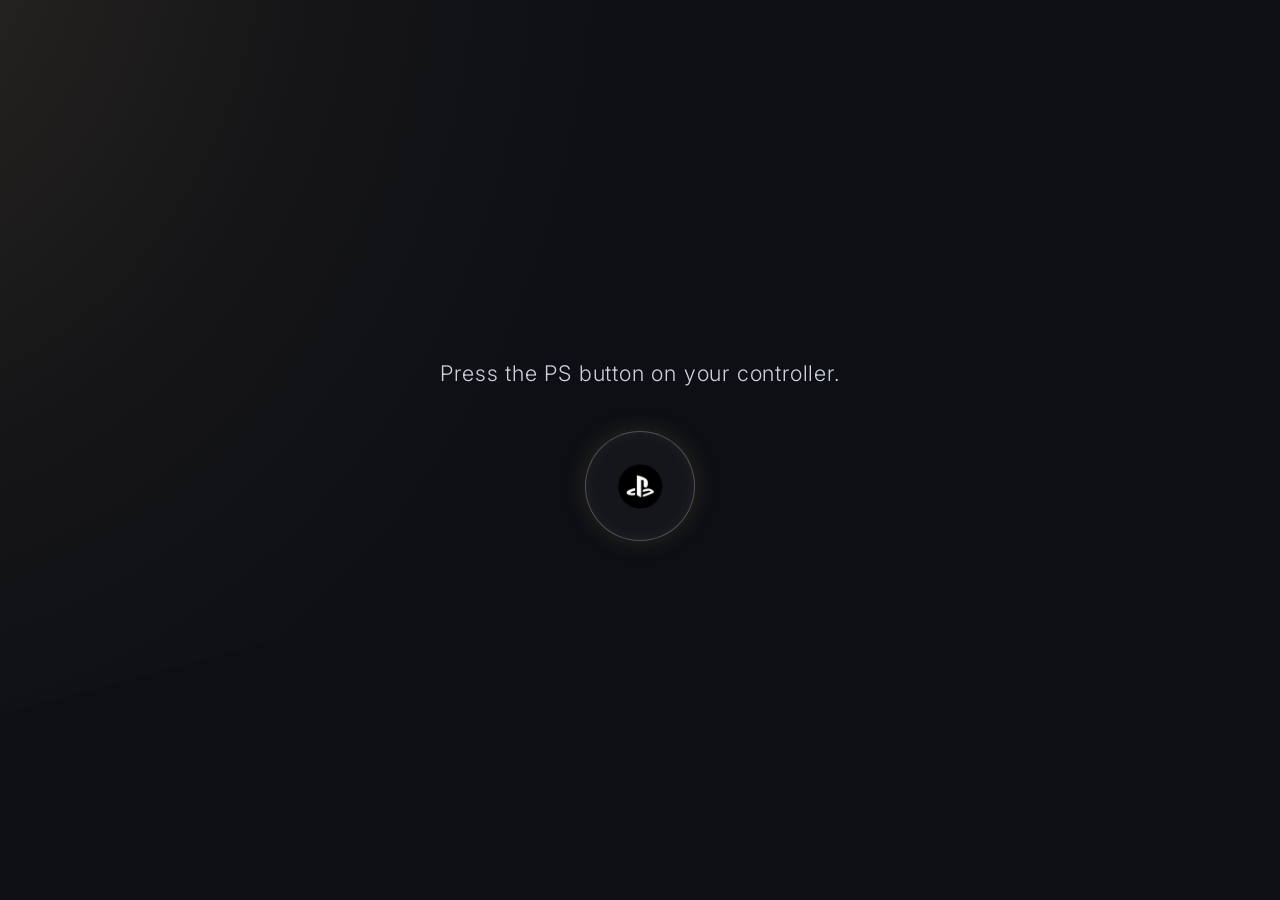
<file: index.html>
<!DOCTYPE html>
<html lang="en">
<head>
    <meta charset="UTF-8">
    <meta name="viewport" content="width=device-width, initial-scale=1.0">
    <title>PlayStation 5 - Welcome</title>
    <link rel="stylesheet" href="style.css">
    <link href="https://fonts.googleapis.com/css2?family=Inter:wght@300;400;500;600&display=swap" rel="stylesheet">
</head>
<body class="welcome-body" onclick="bootConsole()">
    <div class="light-ray"></div>
    <div class="particle-field" id="particles"></div>
    
    <div class="welcome-content">
        <p class="ps-prompt">Press the PS button on your controller.</p>
        <div class="ps-button-ring">
            <div class="ps-logo">
                <img src="Images/ps5logo.png" alt="PS Logo" class="ps-icon-img">
            </div>
        </div>
    </div>

    <script src="script.js"></script>
</body>
</html>
</file>
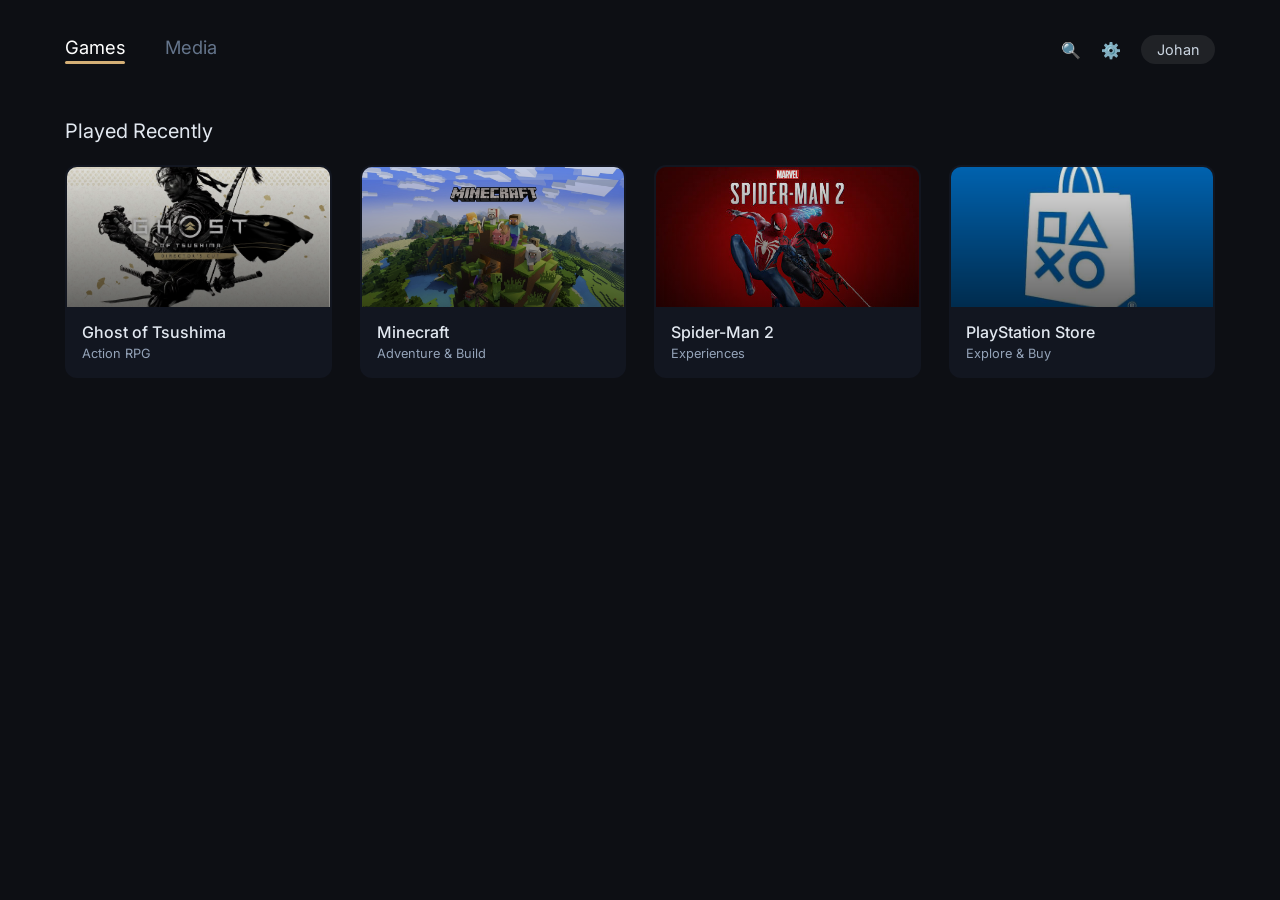
<file: dashboard.html>
<!DOCTYPE html>
<html lang="en">
<head>
    <meta charset="UTF-8">
    <meta name="viewport" content="width=device-width, initial-scale=1.0">
    <title>PlayStation 5 Dashboard</title>
    <link rel="stylesheet" href="style.css">
    <link href="https://fonts.googleapis.com/css2?family=Inter:wght@300;400;500;600;700&display=swap" rel="stylesheet">
</head>
<body>

    <!-- VIEW 1: MAIN HOME DASHBOARD -->
    <div id="home-view" class="dashboard-view active">
        <header class="ps-header">
            <div class="nav-tabs">
                <span class="tab active">Games</span>
                <span class="tab">Media</span>
            </div>
            <div class="header-right">
                <span class="header-icon">🔍</span>
                <span class="header-icon">⚙️</span>
                <span id="current-user-display" class="profile-badge">Johan</span>
            </div>
        </header>

        <main class="dashboard-content">
            <h2 class="section-title">Played Recently</h2>
            <div class="games-grid">
                <div class="game-tile" onclick="openGameHub('Ghost of Tsushima', 'ghostoftsushima')">
                    <div class="tile-image ghostoftsushima-bg"></div>
                    <div class="tile-info">
                        <h3>Ghost of Tsushima</h3>
                        <p>Action RPG</p>
                    </div>
                </div>
                <div class="game-tile store-tile non-interactive">
                    <div class="tile-image minecraft-bg"></div>
                    <div class="tile-info">
                        <h3>Minecraft</h3>
                        <p>Adventure & Build</p>
                    </div>
                </div>
                <div class="game-tile store-tile non-interactive">
                    <div class="tile-image spiderman2-bg"></div>
                    <div class="tile-info">
                        <h3>Spider-Man 2</h3>
                        <p>Experiences</p>
                    </div>
                </div>
                <div class="game-tile store-tile non-interactive">
                    <div class="tile-image store-bg"></div>
                    <div class="tile-info">
                        <h3>PlayStation Store</h3>
                        <p>Explore & Buy</p>
                    </div>
                </div>
            </div>
        </main>
    </div>

    <!-- VIEW 2: GAME HUB / DETAILS SCREEN -->
    <div id="game-hub-view" class="dashboard-view">
        <div id="hub-bg" class="hub-hero-bg"></div>
        <div class="hub-vignette"></div>

        <header class="ps-header hub-header">
            <div class="nav-tabs">
                <span class="tab">Games</span>
                <span class="tab">Media</span>
            </div>
            
            <div class="header-right">
                <span class="header-icon">🔍</span>
                <span class="header-icon">⚙️</span>
                <span id="hub-user-display" class="profile-badge">Johan</span>
            </div>
        </header>

        <main class="hub-content">
            <div class="hub-game-info">
                <div class="featured-icon-badge" id="hub-icon-badge">⛏️</div>
                <h1 id="hub-title" class="hub-game-title">Minecraft</h1>
                <p id="hub-tagline" class="hub-game-tagline">Explore, build and conquer!</p>
                <div class="hub-actions">
                    <button class="play-btn" onclick="launchGame()">Play Game</button>
                    <button class="options-btn">•••</button>
                </div>
            </div>

            <div class="hub-stats-bar">
                <div class="stat-card">
                    <div class="trophy-icons">
                        <span>🏆 0</span>
                        <span>🥈 1</span>
                        <span>🥉 2</span>
                        <span>🥇 28</span>
                    </div>
                    <span class="stat-label">Trophies</span>
                </div>
                <div class="stat-card">
                    <span class="stat-value">📊 48%</span>
                    <span class="stat-label">Progress</span>
                </div>
                <div class="stat-card">
                    <span class="stat-value">⏱️ 24h</span>
                    <span class="stat-label">Played</span>
                </div>
            </div>
        </main>

        <button class="back-to-home-btn" onclick="closeGameHub()">⬅ Back to Games</button>
    </div>

    <script src="script.js"></script>
</body>
</html>
</file>
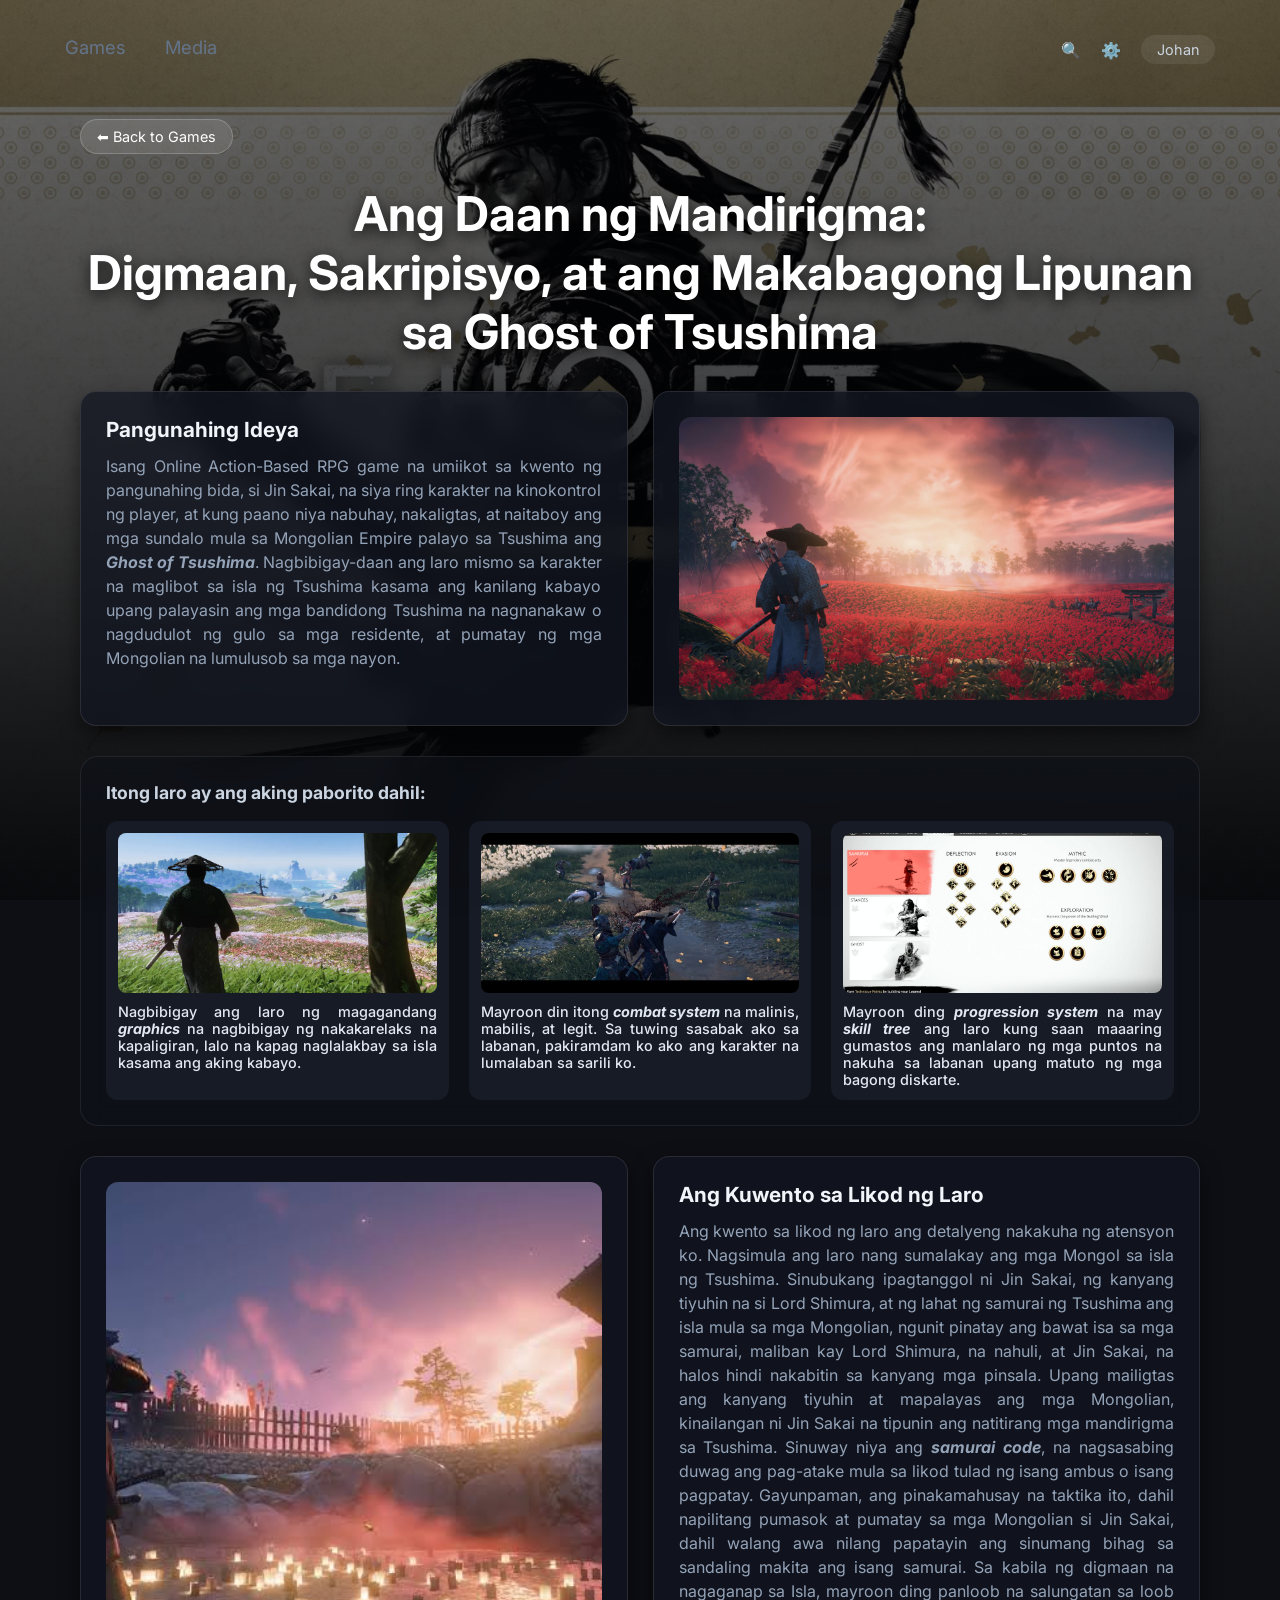
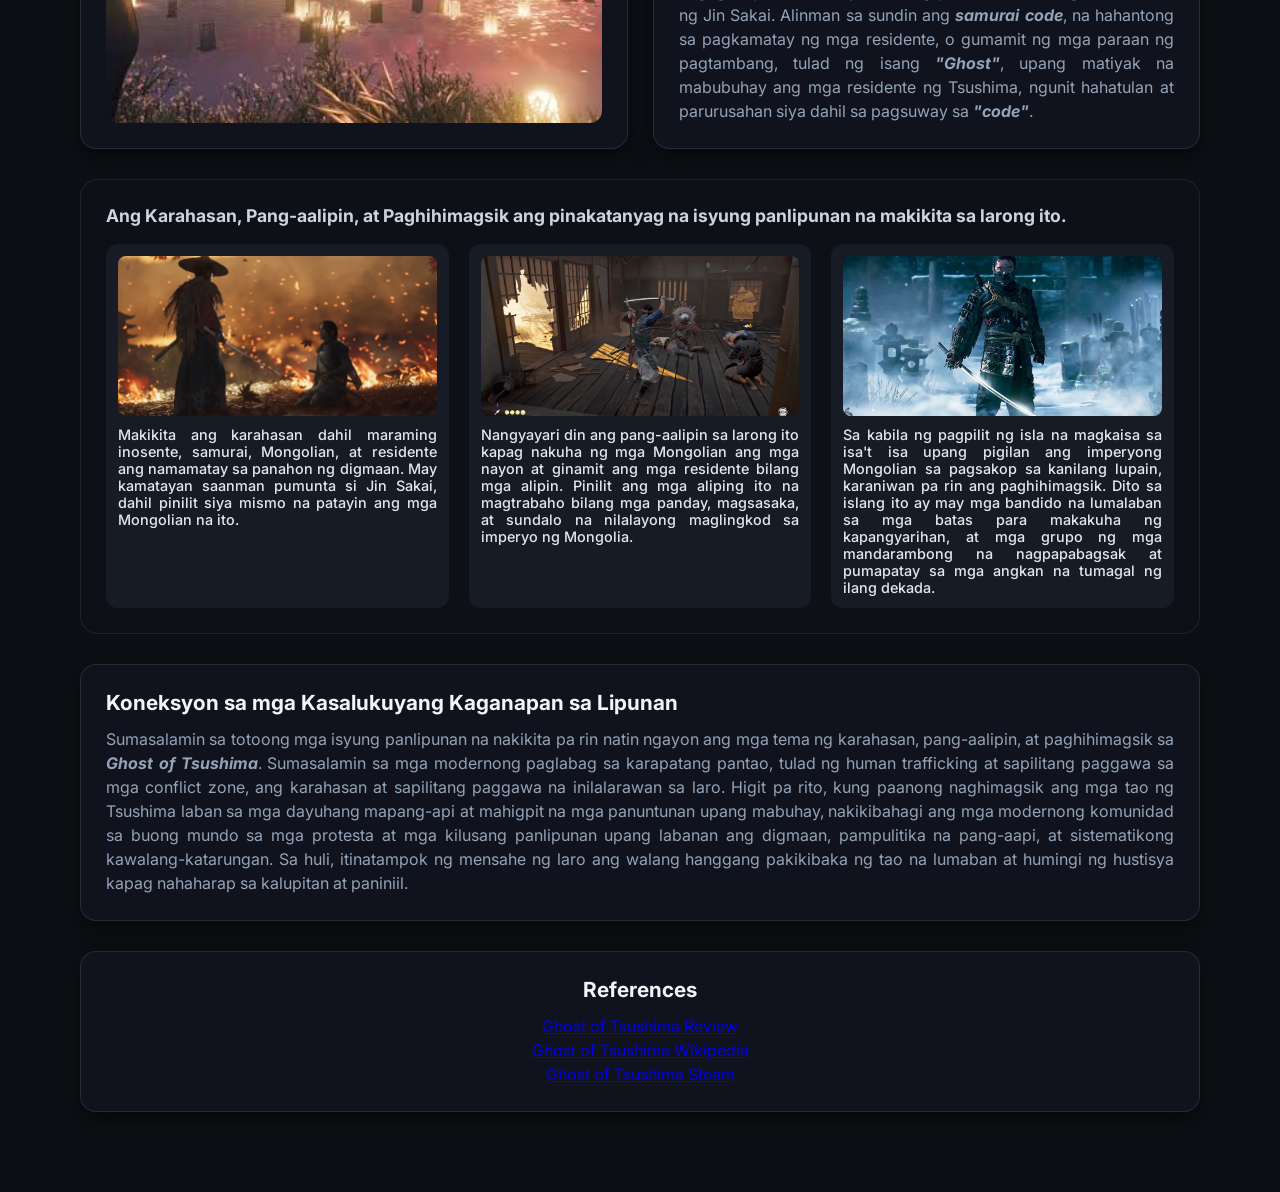
<file: game_hub.html>
<!DOCTYPE html>
<html lang="en">
<head>
    <meta charset="UTF-8">
    <meta name="viewport" content="width=device-width, initial-scale=1.0">
    <title>Ghost of Tsushima - Game Hub</title>
    <link rel="stylesheet" href="style.css">
    <link href="https://fonts.googleapis.com/css2?family=Inter:wght@300;400;500;600;700&display=swap" rel="stylesheet">
</head>
<body class="hub-page-body">

    <!-- Background and Vignette -->
    <div class="hub-hero-bg ghostoftsushima-bg" style="position: fixed;"></div>
    <div class="hub-vignette" style="position: fixed;"></div>

    <!-- Retained Top Bar Header -->
    <header class="ps-header hub-header">
        <div class="nav-tabs">
            <span class="tab">Games</span>
            <span class="tab">Media</span>
        </div>
        <div class="header-right">
            <span class="header-icon">🔍</span>
            <span class="header-icon">⚙️</span>
            <span class="profile-badge">Johan</span>
        </div>
    </header>

    <!-- Scrollable Main Content Container matching your sketch layout -->
    <main class="scrollable-hub-container">
        
        <!-- Back Button -->
        <button class="back-to-home-btn-static" onclick="window.location.href='dashboard.html'">⬅ Back to Games</button>

        <!-- Title Section -->
        <h1 class="hub-main-title" style="text-align: center;">Ang Daan ng Mandirigma:<br>Digmaan, Sakripisyo, at ang Makabagong Lipunan sa Ghost of Tsushima</h1>

        <!-- Row 1: Text Card & Image Card -->
        <div class="hub-row">
            <div class="hub-card text-card">
                <h3>Pangunahing Ideya</h3>
                <p style="text-align: justify;">
                    Isang Online Action-Based RPG game na umiikot sa kwento ng pangunahing bida, si Jin Sakai, na siya ring karakter 
                    na kinokontrol ng player, at kung paano niya nabuhay, nakaligtas, at naitaboy ang mga sundalo mula sa Mongolian Empire palayo 
                    sa Tsushima ang <strong><em>Ghost of Tsushima</em></strong>. Nagbibigay-daan ang laro mismo sa karakter na maglibot sa isla ng Tsushima kasama ang kanilang 
                    kabayo upang palayasin ang mga bandidong Tsushima na nagnanakaw o nagdudulot ng gulo sa mga residente, at pumatay ng mga Mongolian 
                    na lumulusob sa mga nayon.
                </p>
            </div>
            <div class="hub-card image-card">
                <img src="Images/scenery.jpg" alt="Ghost of Tsushima" style="width: 100%; height: 100%; object-fit: cover; border-radius: 12px;">
            </div>
        </div>

        <!-- Row 2: Nested Container with Header and 3 Sub-Cards (Trophies/Media style) -->
        <div class="hub-nested-section">
            <h3 class="nested-section-title">Itong laro ay ang aking paborito dahil:</h3>
            <div class="hub-triple-grid">
                <div class="sub-card">
                    <img src="Images/intro.jpg" class="sub-img-file">
                    <span style="text-align: justify;">Nagbibigay ang laro ng magagandang <strong><em>graphics</em></strong> na nagbibigay ng nakakarelaks na kapaligiran, lalo na kapag naglalakbay sa isla kasama ang aking kabayo.</span>
                </div>
                <div class="sub-card">
                    <img src="Images/violence.webp" class="sub-img-file">
                    <span style="text-align: justify;">Mayroon din itong <strong><em>combat system</em></strong> na malinis, mabilis, at legit. Sa tuwing sasabak ako sa labanan, pakiramdam ko ako ang karakter na lumalaban sa sarili ko.</span>
                </div>
                <div class="sub-card">
                    <img src="Images/skilltree.jpg" class="sub-img-file">
                    <span style="text-align: justify;">
                        Mayroon ding <strong><em>progression system</em></strong> na may <strong><em>skill tree</em></strong> ang laro kung saan maaaring gumastos ang manlalaro ng mga puntos na nakuha sa 
                        labanan upang matuto ng mga bagong diskarte.
                    </span>
                </div>
            </div>
        </div>

        <!-- Row 3: Image Card & Text Card (Reversed layout) -->
        <div class="hub-row">
            <div class="hub-card image-card">
                <img src="Images/story.jpg" alt="Ghost of Tsushima" style="width: 100%; height: 100%; object-fit: cover; border-radius: 12px;">
            </div>
            <div class="hub-card text-card">
                <h3>Ang Kuwento sa Likod ng Laro</h3>
                <p style="text-align: justify;">
                    Ang kwento sa likod ng laro ang detalyeng nakakuha ng atensyon ko. Nagsimula ang laro nang sumalakay ang mga Mongol sa isla ng Tsushima. Sinubukang ipagtanggol 
                    ni Jin Sakai, ng kanyang tiyuhin na si Lord Shimura, at ng lahat ng samurai ng Tsushima ang isla mula sa mga Mongolian, ngunit pinatay ang bawat isa sa mga samurai, 
                    maliban kay Lord Shimura, na nahuli, at Jin Sakai, na halos hindi nakabitin sa kanyang mga pinsala. Upang mailigtas ang kanyang tiyuhin at mapalayas ang mga 
                    Mongolian, kinailangan ni Jin Sakai na tipunin ang natitirang mga mandirigma sa Tsushima. Sinuway niya ang <strong><em>samurai code</em></strong>, na nagsasabing duwag ang pag-atake mula sa 
                    likod tulad ng isang ambus o isang pagpatay. Gayunpaman, ang pinakamahusay na taktika ito, dahil napilitang pumasok at pumatay sa mga Mongolian si Jin Sakai, dahil 
                    walang awa nilang papatayin ang sinumang bihag sa sandaling makita ang isang samurai. Sa kabila ng digmaan na nagaganap sa Isla, mayroon ding panloob na salungatan 
                    sa loob ng Jin Sakai. Alinman sa sundin ang <strong><em>samurai code</em></strong>, na hahantong sa pagkamatay ng mga residente, o gumamit ng mga paraan ng pagtambang, tulad ng isang <strong><em>"Ghost"</em></strong>, 
                    upang matiyak na mabubuhay ang mga residente ng Tsushima, ngunit hahatulan at parurusahan siya dahil sa pagsuway sa <strong><em>"code"</em></strong>. 
                </p>
            </div>
        </div>

        <!-- Row 2: Nested Container with Header and 3 Sub-Cards (Trophies/Media style) -->
        <div class="hub-nested-section">
            <h3 class="nested-section-title">Ang Karahasan, Pang-aalipin, at Paghihimagsik ang pinakatanyag na isyung panlipunan na makikita sa larong ito.</h3>
            <div class="hub-triple-grid">
                <div class="sub-card">
                    <img src="Images/combat.webp" class="sub-img-file">
                    <span style="text-align: justify;">Makikita ang karahasan dahil maraming inosente, samurai, Mongolian, at residente ang namamatay sa panahon ng digmaan. May kamatayan saanman pumunta si Jin Sakai, dahil pinilit siya mismo na patayin ang mga Mongolian na ito.</span>
                </div>
                <div class="sub-card">
                    <img src="Images/free-the-hostages.jpg" class="sub-img-file">
                    <span style="text-align: justify;">Nangyayari din ang pang-aalipin sa larong ito kapag nakuha ng mga Mongolian ang mga nayon at ginamit ang mga residente bilang mga alipin. Pinilit ang mga aliping ito na magtrabaho bilang mga panday, magsasaka, at sundalo na nilalayong maglingkod sa imperyo ng Mongolia.</span>
                </div>
                <div class="sub-card">
                    <img src="Images/revenge.jpg" class="sub-img-file">
                    <span style="text-align: justify;">Sa kabila ng pagpilit ng isla na magkaisa sa isa't isa upang pigilan ang imperyong Mongolian sa pagsakop sa kanilang lupain, karaniwan pa rin ang paghihimagsik. Dito sa islang ito ay may mga bandido na lumalaban sa mga batas para makakuha ng kapangyarihan, at mga grupo ng mga mandarambong na nagpapabagsak at pumapatay sa mga angkan na tumagal ng ilang dekada.</span>
                </div>
            </div>
        </div>

        <!-- Row 4: Single Full-Width Text / Info Box -->
        <div class="hub-card full-width-card">
            <h3>Koneksyon sa mga Kasalukuyang Kaganapan sa Lipunan</h3>
            <p style="text-align: justify;">
                Sumasalamin sa totoong mga isyung panlipunan na nakikita pa rin natin ngayon ang mga tema ng karahasan, pang-aalipin, at paghihimagsik sa 
                <strong><em>Ghost of Tsushima</em></strong>. Sumasalamin sa mga modernong paglabag sa karapatang pantao, tulad ng human trafficking at sapilitang 
                paggawa sa mga conflict zone, ang karahasan at sapilitang paggawa na inilalarawan sa laro. Higit pa rito, kung paanong naghimagsik ang mga tao ng Tsushima 
                laban sa mga dayuhang mapang-api at mahigpit na mga panuntunan upang mabuhay, nakikibahagi ang mga modernong komunidad sa buong mundo sa mga protesta at 
                mga kilusang panlipunan upang labanan ang digmaan, pampulitika na pang-aapi, at sistematikong kawalang-katarungan. Sa huli, itinatampok ng mensahe ng laro 
                ang walang hanggang pakikibaka ng tao na lumaban at humingi ng hustisya kapag nahaharap sa kalupitan at paniniil. 
            </p>
        </div>

        <!-- Row 5: References / Footer Box -->
        <div class="hub-card references-card">
            <h3 style="text-align: center;">References</h3>
            <p style="text-align: center;">
                <a href="https://gideonsgaming.com/ghost-of-tsushima-review-honor-and-death/" target="_blank">Ghost of Tsushima Review</a><br>
                <a href="https://en.wikipedia.org/wiki/Ghost_of_Tsushima" target="_blank">Ghost of Tsushima Wikipedia</a><br>
                <a href="https://store.steampowered.com/app/2215430/Ghost_of_Tsushima_DIRECTORS_CUT/" target="_blank">Ghost of Tsushima Steam</a>
            </p>
        </div>

    </main>

</body>
</html>
</file>
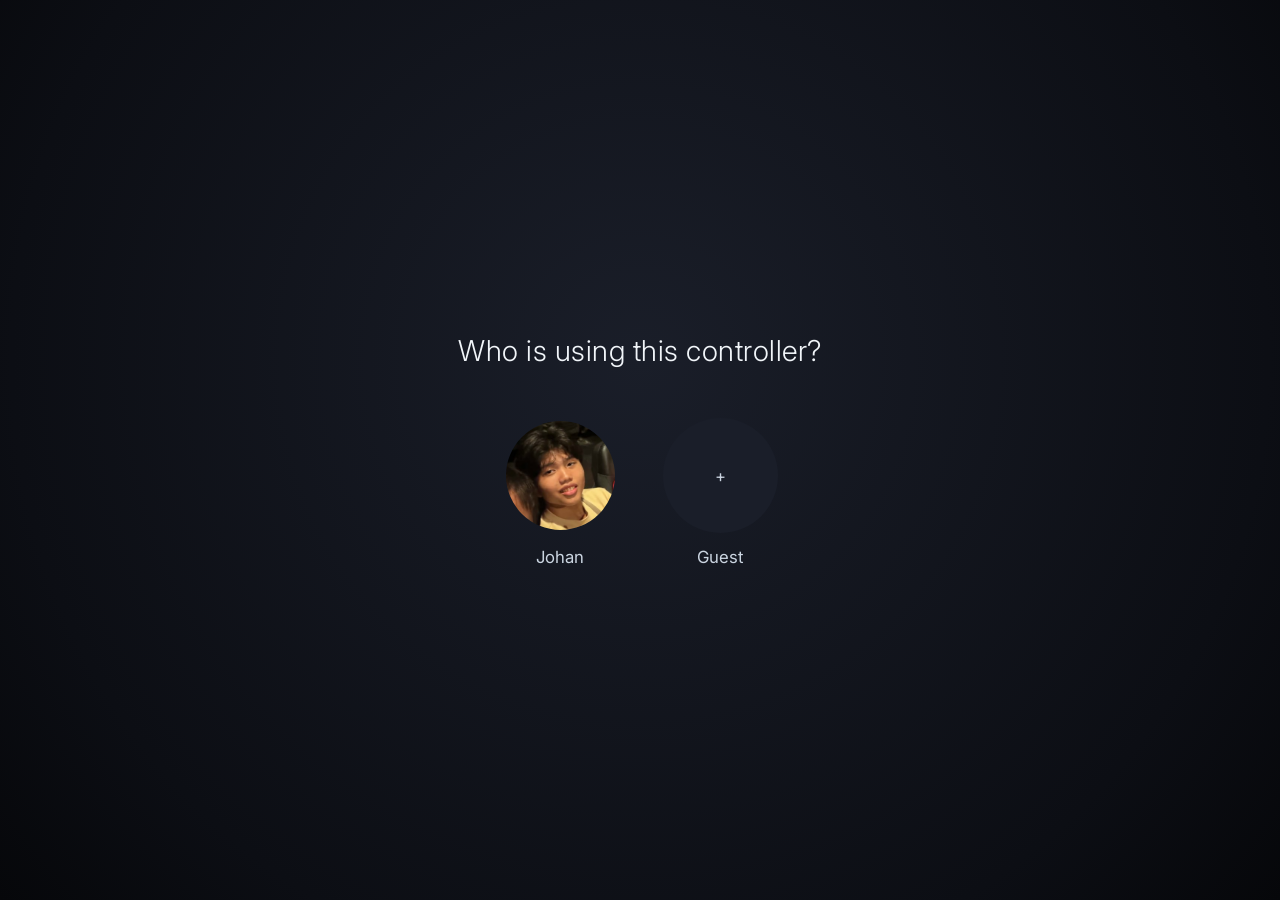
<file: profiles.html>
<!DOCTYPE html>
<html lang="en">
<head>
    <meta charset="UTF-8">
    <meta name="viewport" content="width=device-width, initial-scale=1.0">
    <title>PlayStation 5 - Select User</title>
    <link rel="stylesheet" href="style.css">
    <link href="https://fonts.googleapis.com/css2?family=Inter:wght@300;400;500;600&display=swap" rel="stylesheet">
</head>
<body>
    <div class="light-ray"></div>
    <div class="particle-field" id="particles"></div>

    <div class="screen active">
        <div class="profile-container">
            <h1 class="boot-title">Who is using this controller?</h1>
            <div class="profiles-grid">
                <div class="profile-card" onclick="selectProfile('Johan')">
                    <div class="avatar">
                        <img src="Images/jojo.jpg" alt="Avatar">
                    </div>
                    <span>Johan</span>
                </div>
                <div class="profile-card" onclick="selectProfile('Guest')">
                    <div class="avatar guest-avatar">
                        <span>+</span>
                    </div>
                    <span>Guest</span>
                </div>
            </div>
        </div>
    </div>

    <script src="script.js"></script>
</body>
</html>
</file>
<file: style.css>
* {
    margin: 0;
    padding: 0;
    box-sizing: border-box;
    font-family: 'Inter', sans-serif;
}

body {
    background-color: #0d0f14;
    color: #e2e8f0;
    height: 100vh;
    overflow: hidden;
    user-select: none;
    position: relative;
}

.welcome-body {
    cursor: pointer;
}

/* Screen Management */
.screen {
    position: absolute;
    top: 0;
    left: 0;
    width: 100%;
    height: 100%;
    display: flex;
    flex-direction: column;
    background: radial-gradient(circle at 50% 40%, #1a1e29 0%, #0c0e14 75%, #06070a 100%);
    opacity: 0;
    animation: fadeIn 0.6s ease-in-out forwards;
}

@keyframes fadeIn {
    to { opacity: 1; }
}

/* Ambient Top-Left Light Ray Effect */
.light-ray {
    position: absolute;
    top: -30%;
    left: -10%;
    width: 60%;
    height: 100%;
    background: radial-gradient(ellipse at top left, rgba(212, 175, 118, 0.18) 0%, rgba(180, 140, 90, 0.05) 50%, transparent 80%);
    pointer-events: none;
    transform: rotate(-15deg);
}

/* Floating Gold Particles */
.particle-field {
    position: absolute;
    width: 100%;
    height: 100%;
    overflow: hidden;
    pointer-events: none;
}

.particle {
    position: absolute;
    background: radial-gradient(circle, #fce0a6 0%, #d4af76 70%, transparent 100%);
    border-radius: 50%;
    filter: blur(1px);
    animation: floatParticle linear infinite;
}

@keyframes floatParticle {
    0% { transform: translateY(0) scale(0.8); opacity: 0.2; }
    50% { transform: translateY(-30px) scale(1.2); opacity: 0.8; }
    100% { transform: translateY(-60px) scale(0.8); opacity: 0.2; }
}

/* --- WELCOME SCREEN STYLES --- */
.welcome-content {
    position: absolute;
    top: 0;
    left: 0;
    width: 100%;
    height: 100%;
    display: flex;
    flex-direction: column;
    align-items: center;
    justify-content: center;
    gap: 45px;
    z-index: 2;
}

.ps-prompt {
    font-size: 1.35rem;
    font-weight: 300;
    letter-spacing: 0.8px;
    color: #e2e8f0;
    opacity: 0.9;
}

.ps-button-ring {
    width: 110px;
    height: 110px;
    border-radius: 50%;
    border: 1px solid rgba(255, 255, 255, 0.25);
    display: flex;
    align-items: center;
    justify-content: center;
    background: rgba(255, 255, 255, 0.03);
    box-shadow: 0 0 25px rgba(212, 175, 118, 0.15), inset 0 0 15px rgba(255, 255, 255, 0.05);
    transition: transform 0.3s ease, border-color 0.3s, box-shadow 0.3s;
}

.welcome-body:hover .ps-button-ring {
    transform: scale(1.06);
    border-color: rgba(255, 255, 255, 0.6);
    box-shadow: 0 0 35px rgba(212, 175, 118, 0.3);
}

.ps-logo {
    width: 48px;
    height: 48px;
    color: #ffffff;
    display: flex;
    align-items: center;
    justify-content: center;
}

.ps-icon {
    width: 100%;
    height: 100%;
}

/* --- PROFILE SCREEN STYLES --- */
.profile-container {
    margin: auto;
    text-align: center;
    z-index: 2;
}

.boot-title {
    font-size: 1.8rem;
    font-weight: 300;
    margin-bottom: 50px;
    letter-spacing: 0.5px;
    color: #f1f5f9;
}

.profiles-grid {
    display: flex;
    gap: 45px;
    justify-content: center;
}

.profile-card {
    display: flex;
    flex-direction: column;
    align-items: center;
    cursor: pointer;
    transition: transform 0.25s ease;
}

.profile-card:hover {
    transform: scale(1.08);
}

.avatar {
    width: 115px;
    height: 115px;
    border-radius: 50%;
    overflow: hidden;
    border: 3px solid transparent;
    transition: border-color 0.25s, box-shadow 0.25s;
    margin-bottom: 14px;
}

.profile-card:hover .avatar {
    border-color: #d4af76;
    box-shadow: 0 0 25px rgba(212, 175, 118, 0.5);
}

.avatar img {
    width: 100%;
    height: 100%;
    object-fit: cover;
}

.guest-avatar {
    background-color: #1a1e29;
    display: flex;
    align-items: center;
    justify-content: center;
    font-size: 2.5rem;
    color: #94a3b8;
}

.profile-card span {
    font-size: 1.05rem;
    font-weight: 400;
    color: #cbd5e1;
}

/* --- DASHBOARD STYLES --- */
.ps-header {
    display: flex;
    justify-content: space-between;
    align-items: center;
    padding: 35px 65px;
    z-index: 2;
}

.nav-tabs {
    display: flex;
    gap: 40px;
}

.tab {
    font-size: 1.15rem;
    font-weight: 400;
    color: #64748b;
    cursor: pointer;
    position: relative;
    padding-bottom: 6px;
    transition: color 0.2s;
}

.tab.active {
    color: #ffffff;
}

.tab.active::after {
    content: '';
    position: absolute;
    bottom: 0;
    left: 0;
    width: 100%;
    height: 3px;
    background-color: #d4af76;
    border-radius: 2px;
}

.header-right {
    display: flex;
    align-items: center;
    gap: 20px;
}

.profile-badge {
    background-color: rgba(255, 255, 255, 0.08);
    padding: 6px 16px;
    border-radius: 20px;
    font-size: 0.9rem;
    color: #cbd5e1;
}

.clock {
    font-size: 0.9rem;
    color: #94a3b8;
}

.dashboard-content {
    padding: 20px 65px;
    flex-grow: 1;
    z-index: 2;
}

.section-title {
    font-size: 1.25rem;
    font-weight: 400;
    margin-bottom: 22px;
    color: #e2e8f0;
}

.games-grid {
    display: grid;
    grid-template-columns: repeat(auto-fill, minmax(220px, 1fr));
    gap: 28px;
}

.game-tile {
    background-color: #121620;
    border-radius: 12px;
    overflow: hidden;
    cursor: pointer;
    transition: transform 0.25s cubic-bezier(0.1, 0.9, 0.2, 1), box-shadow 0.25s;
    border: 2px solid transparent;
}

.game-tile:hover {
    transform: translateY(-8px) scale(1.03);
    border-color: #d4af76;
    box-shadow: 0 12px 30px rgba(0, 0, 0, 0.7), 0 0 15px rgba(212, 175, 118, 0.2);
}

.tile-image {
    height: 140px;
    background-size: cover;
    background-position: center;
}

.minecraft-bg { background-image: linear-gradient(to bottom, rgba(0,0,0,0.1), rgba(0,0,0,0.6)), url('Images/minecraft.jpg'); }
.ghostoftsushima-bg { background-image: linear-gradient(to bottom, rgba(0,0,0,0.1), rgba(0,0,0,0.6)), url('Images/got.jpg'); }
.spiderman2-bg { background-image: linear-gradient(to bottom, rgba(0,0,0,0.1), rgba(0,0,0,0.6)), url('Images/spiderman2.jpg'); }
.store-bg { background-image: linear-gradient(to bottom, rgba(0,0,0,0.1), rgba(0,0,0,0.6)), url('Images/store.jpg'); }

.tile-info {
    padding: 15px;
}

.tile-info h3 {
    font-size: 1rem;
    font-weight: 500;
    margin-bottom: 4px;
}

.tile-info p {
    font-size: 0.8rem;
    color: #94a3b8;
}

/* --- DASHBOARD VIEW SWITCHING & STACKING FIX --- */
/* --- SCREEN TRANSITION ANIMATIONS & VIEWS --- */
.dashboard-view {
    display: none;
    width: 100%;
    height: 100vh;
    position: absolute;
    top: 0;
    left: 0;
    flex-direction: column;
    opacity: 0;
    transition: opacity 0.4s ease-in-out;
}

.dashboard-view.active {
    display: flex;
    opacity: 1;
}

/* Base fade-out animation triggered via JS */
.fade-out {
    animation: fadeOutAnim 0.35s cubic-bezier(0.4, 0, 0.2, 1) forwards;
}

@keyframes fadeOutAnim {
    0% {
        opacity: 1;
        transform: scale(1);
    }
    100% {
        opacity: 0;
        transform: scale(1.04); /* Subtle console zoom effect */
    }
}

/* Game Hub Immersive View Adjustments */
#game-hub-view {
    position: relative;
    overflow: hidden;
}

.hub-hero-bg {
    position: absolute;
    top: 0;
    left: 0;
    width: 100%;
    height: 100%;
    background-size: cover;
    background-position: center;
    filter: brightness(0.7);
    z-index: 1;
}

.hub-vignette {
    position: absolute;
    top: 0;
    left: 0;
    width: 100%;
    height: 100%;
    background: linear-gradient(to top, rgba(6, 7, 10, 0.95) 0%, rgba(6, 7, 10, 0.5) 50%, rgba(6, 7, 10, 0.3) 100%);
    z-index: 2;
    pointer-events: none;
}

.hub-header {
    position: relative;
    z-index: 20;
}

.mini-app-carousel {
    display: flex;
    gap: 12px;
    background: rgba(0, 0, 0, 0.4);
    padding: 6px 14px;
    border-radius: 20px;
    backdrop-filter: blur(10px);
}

.mini-app {
    width: 32px;
    height: 32px;
    border-radius: 8px;
    background: rgba(255, 255, 255, 0.1);
    display: flex;
    align-items: center;
    justify-content: center;
    cursor: pointer;
    font-size: 0.9rem;
    transition: transform 0.2s, background 0.2s;
    color: #fff;
}

.mini-app:hover, .mini-app.active {
    transform: scale(1.1);
    background: #d4af76;
    color: #000;
}

.hub-content {
    position: relative;
    z-index: 20;
    padding: 20px 65px 50px 65px;
    flex-grow: 1;
    display: flex;
    flex-direction: column;
    justify-content: flex-end;
    gap: 30px;
}

.hub-game-info {
    max-width: 600px;
}

.featured-icon-badge {
    width: 65px;
    height: 65px;
    background: rgba(20, 24, 33, 0.8);
    border: 2px solid rgba(212, 175, 118, 0.5);
    border-radius: 14px;
    display: flex;
    align-items: center;
    justify-content: center;
    font-size: 1.8rem;
    margin-bottom: 18px;
    box-shadow: 0 8px 20px rgba(0,0,0,0.5);
}

.hub-game-title {
    font-size: 3.2rem;
    font-weight: 700;
    letter-spacing: -0.5px;
    color: #ffffff;
    margin-bottom: 8px;
    text-shadow: 0 4px 15px rgba(0,0,0,0.8);
}

.hub-game-tagline {
    font-size: 1.15rem;
    color: #cbd5e1;
    margin-bottom: 25px;
    font-weight: 300;
    text-shadow: 0 2px 10px rgba(0,0,0,0.8);
}

.hub-actions {
    display: flex;
    gap: 15px;
}

.play-btn {
    background-color: #ffffff;
    color: #0b0e14;
    border: none;
    padding: 14px 38px;
    border-radius: 30px;
    font-size: 1.05rem;
    font-weight: 600;
    cursor: pointer;
    transition: transform 0.2s, background-color 0.2s, box-shadow 0.2s;
    box-shadow: 0 6px 20px rgba(0,0,0,0.4);
}

.play-btn:hover {
    transform: scale(1.05);
    background-color: #f8fafc;
    box-shadow: 0 8px 25px rgba(255, 255, 255, 0.2);
}

.options-btn {
    background-color: rgba(255, 255, 255, 0.15);
    color: #ffffff;
    border: none;
    width: 50px;
    height: 50px;
    border-radius: 50%;
    font-size: 1.2rem;
    cursor: pointer;
    backdrop-filter: blur(8px);
    transition: background 0.2s, transform 0.2s;
}

.options-btn:hover {
    background-color: rgba(255, 255, 255, 0.3);
    transform: scale(1.05);
}

.hub-stats-bar {
    display: flex;
    gap: 20px;
}

.stat-card {
    background: rgba(18, 22, 32, 0.75);
    border: 1px solid rgba(255, 255, 255, 0.1);
    backdrop-filter: blur(12px);
    padding: 15px 22px;
    border-radius: 12px;
    display: flex;
    flex-direction: column;
    gap: 6px;
    min-width: 140px;
    box-shadow: 0 8px 20px rgba(0,0,0,0.5);
}

.trophy-icons {
    display: flex;
    gap: 12px;
    font-size: 0.85rem;
    font-weight: 500;
}

.stat-value {
    font-size: 1.1rem;
    font-weight: 600;
}

.stat-label {
    font-size: 0.8rem;
    color: #94a3b8;
}

.back-to-home-btn {
    position: absolute;
    top: 35px;
    left: 65px;
    background: rgba(255, 255, 255, 0.1);
    border: 1px solid rgba(255, 255, 255, 0.2);
    color: #fff;
    padding: 8px 16px;
    border-radius: 20px;
    cursor: pointer;
    font-size: 0.9rem;
    backdrop-filter: blur(10px);
    z-index: 30;
    transition: background 0.2s, transform 0.2s;
}

.back-to-home-btn:hover {
    background: rgba(255, 255, 255, 0.25);
    transform: scale(1.03);
}

/* Scrollable Hub Page Adjustments */
body.hub-page-body {
    overflow-y: auto !important;
    height: auto !important;
}

.scrollable-hub-container {
    position: relative;
    z-index: 20;
    max-width: 1200px;
    margin: 0 auto;
    padding: 20px 40px 80px 40px;
    display: flex;
    flex-direction: column;
    gap: 30px;
}

.back-to-home-btn-static {
    background: rgba(255, 255, 255, 0.1);
    border: 1px solid rgba(255, 255, 255, 0.2);
    color: #fff;
    padding: 8px 16px;
    border-radius: 20px;
    cursor: pointer;
    font-size: 0.9rem;
    backdrop-filter: blur(10px);
    width: fit-content;
    transition: background 0.2s, transform 0.2s;
}

.back-to-home-btn-static:hover {
    background: rgba(255, 255, 255, 0.25);
    transform: scale(1.03);
}

.hub-main-title {
    font-size: 3rem;
    font-weight: 700;
    color: #fff;
    text-shadow: 0 4px 15px rgba(0,0,0,0.8);
}

/* Row & Card Layouts matching your sketch */
.hub-row {
    display: flex;
    gap: 25px;
}

.hub-card {
    background: rgba(18, 22, 32, 0.75);
    border: 1px solid rgba(255, 255, 255, 0.1);
    backdrop-filter: blur(12px);
    border-radius: 16px;
    padding: 25px;
    flex: 1;
    box-shadow: 0 8px 20px rgba(0,0,0,0.5);
}

.text-card h3, .full-width-card h3, .references-card h3 {
    font-size: 1.3rem;
    margin-bottom: 12px;
    color: #f1f5f9;
}

.text-card p, .full-width-card p, .references-card p {
    color: #94a3b8;
    line-height: 1.5;
}

.image-card {
    min-height: 220px;
    background-size: cover;
    background-position: center;
    border-radius: 16px;
}

/* Nested Section Container */
.hub-nested-section {
    background: rgba(15, 18, 26, 0.65);
    border: 1px solid rgba(255, 255, 255, 0.08);
    border-radius: 18px;
    padding: 25px;
    backdrop-filter: blur(12px);
}

.nested-section-title {
    font-size: 1.1rem;
    color: #cbd5e1;
    margin-bottom: 18px;
}

.hub-triple-grid {
    display: grid;
    grid-template-columns: repeat(3, 1fr);
    gap: 20px;
}

.sub-card {
    background: rgba(25, 30, 42, 0.8);
    border-radius: 12px;
    overflow: hidden;
    padding: 12px;
    display: flex;
    flex-direction: column;
    gap: 10px;
}

.sub-img, 
.sub-img-file {
    width: 100%;
    height: 160px; /* Forces all 3 images to have the exact same height */
    object-fit: cover; /* Crops overflowing edges so images don't stretch or distort */
    border-radius: 8px;
    display: block;
}

.sub-card span {
    font-size: 0.9rem;
    font-weight: 500;
    text-align: center;
}

.full-width-card, .references-card {
    width: 100%;
}

.ps-icon-img {
    width: 100%;
    height: 100%;
    object-fit: contain;
    display: block;
}
</file>
